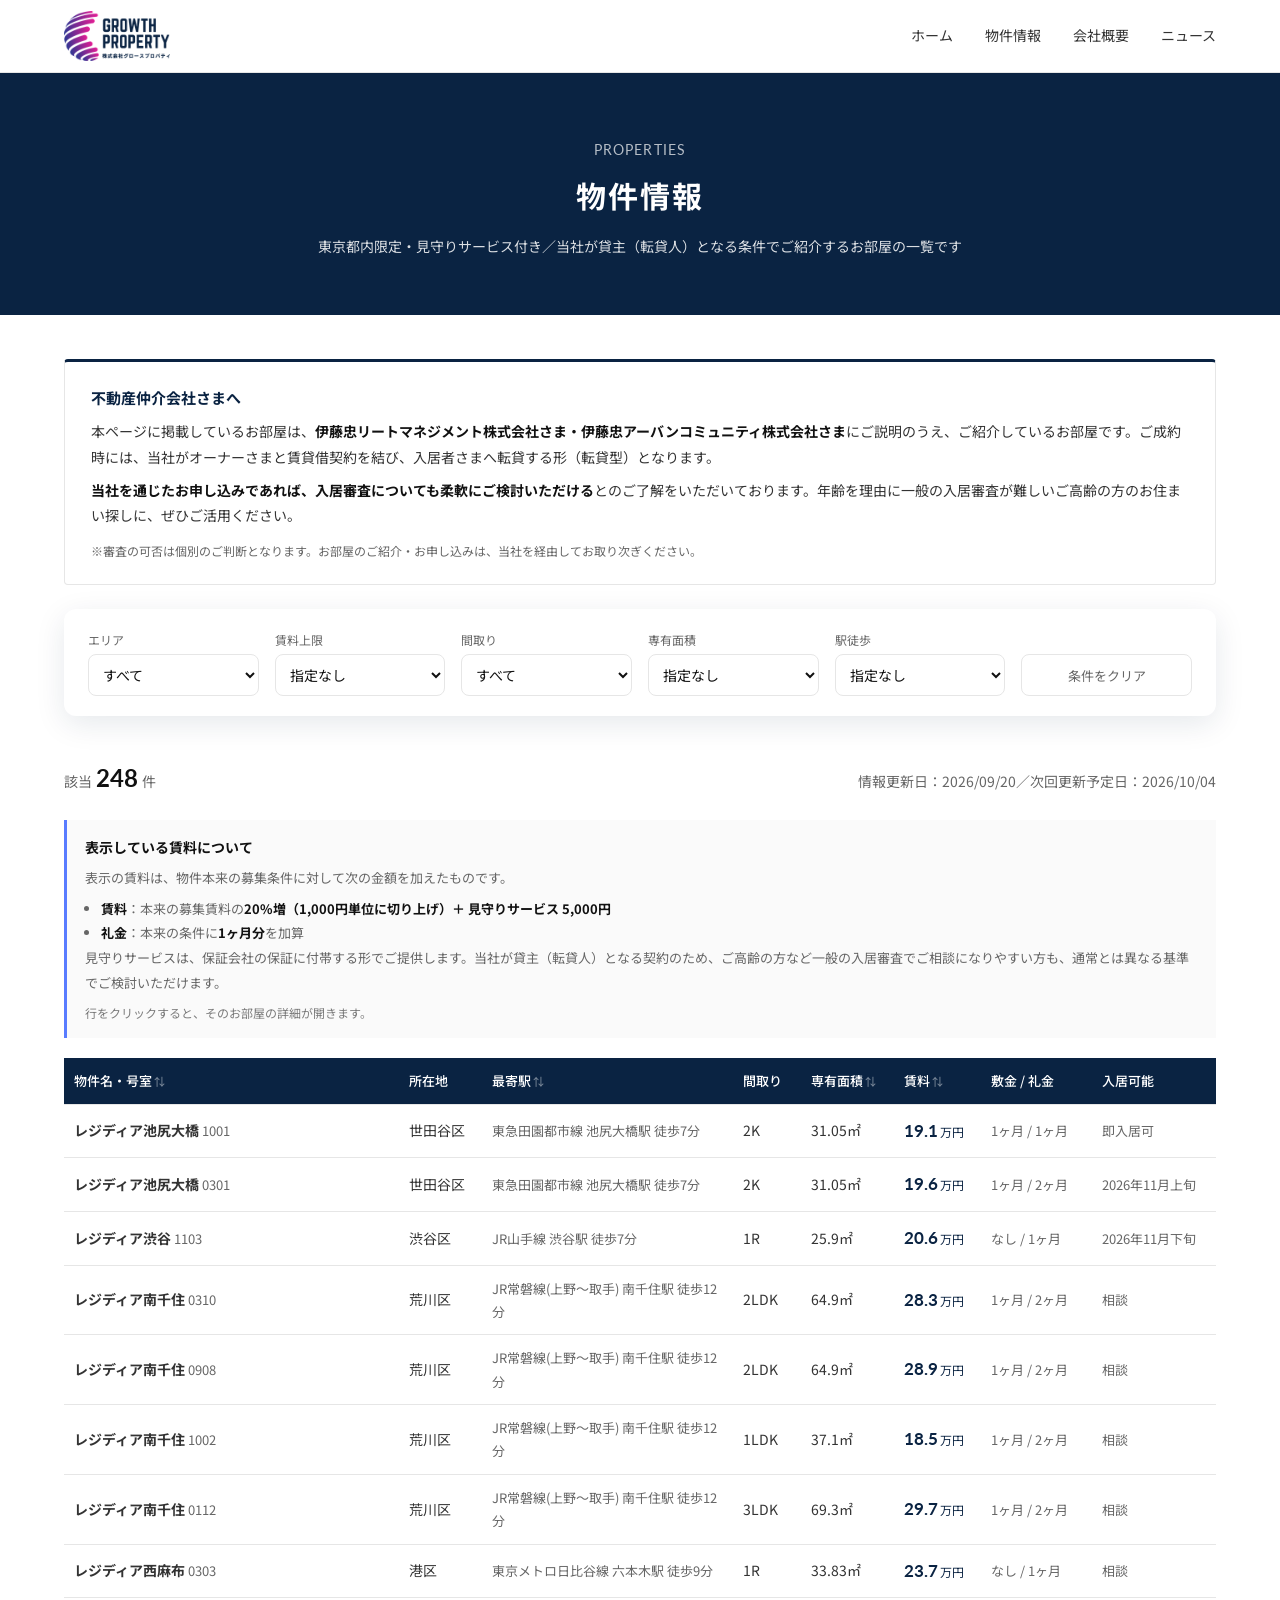
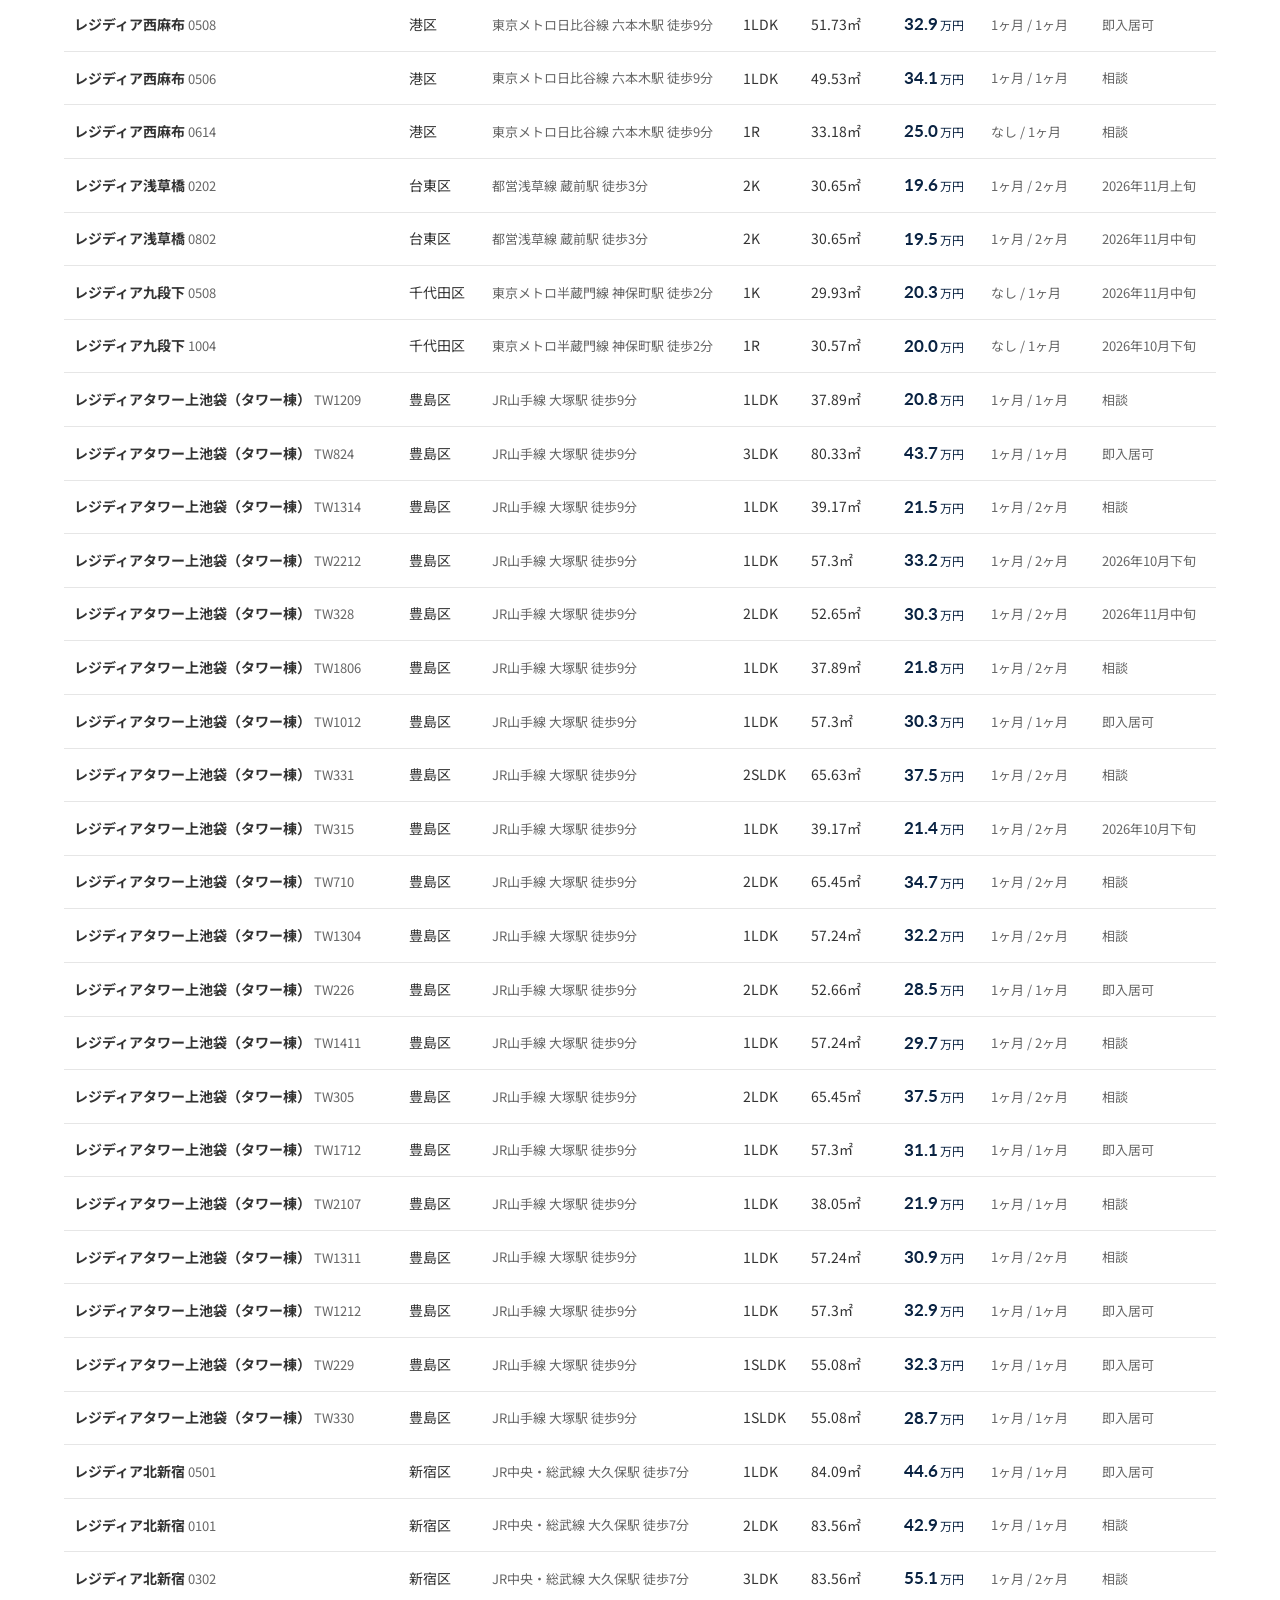
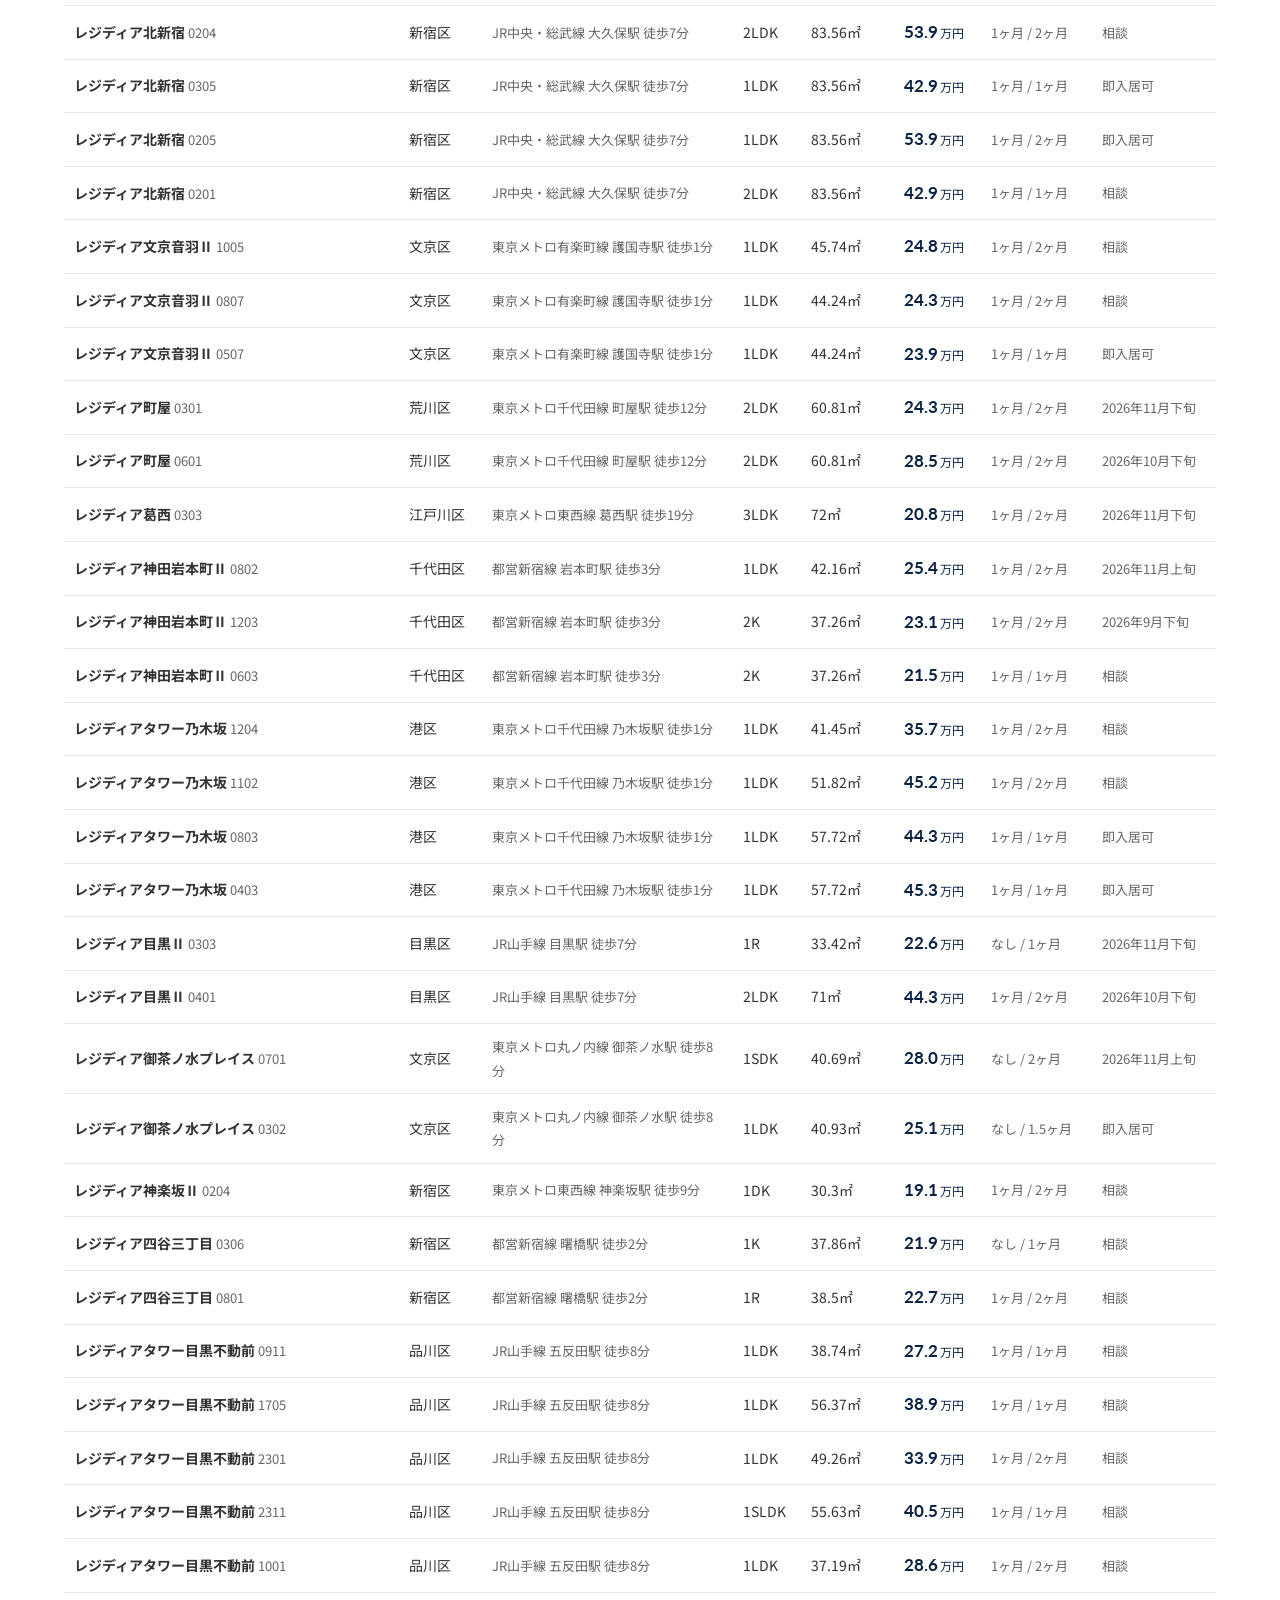
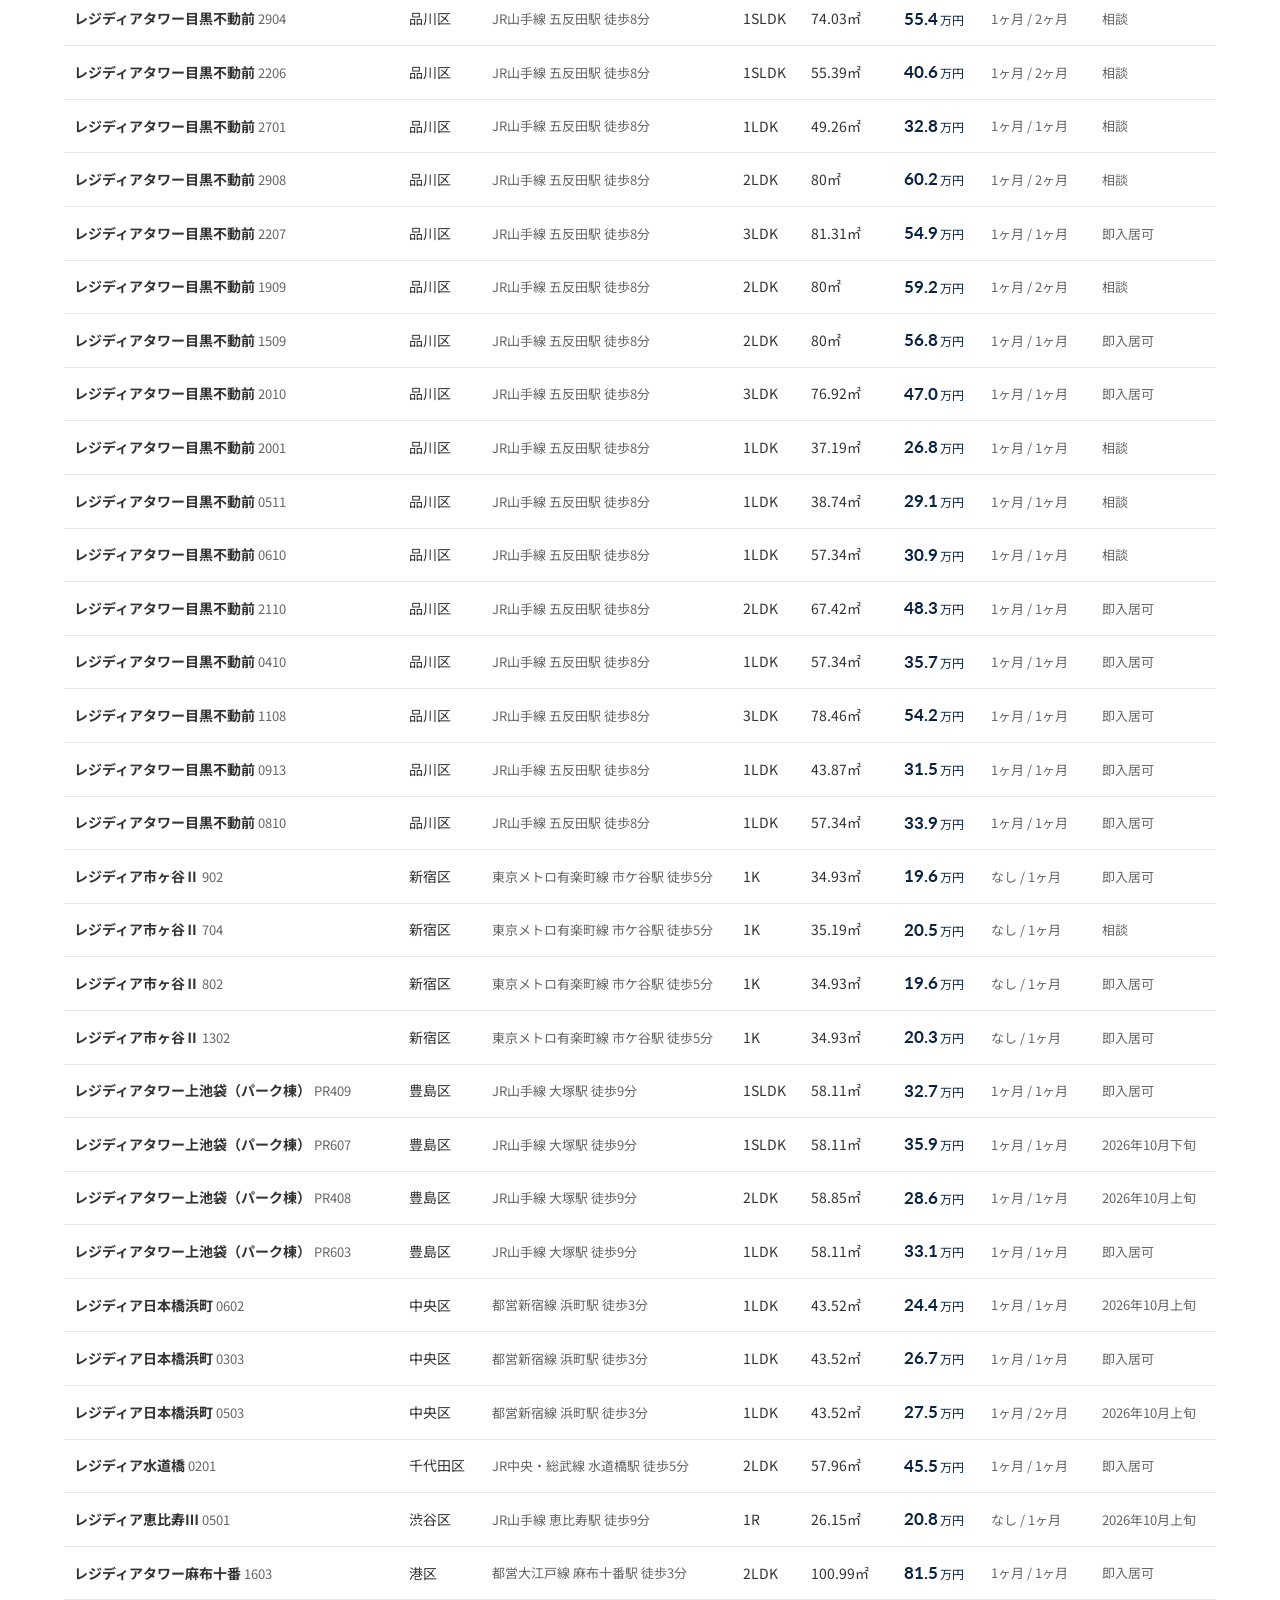
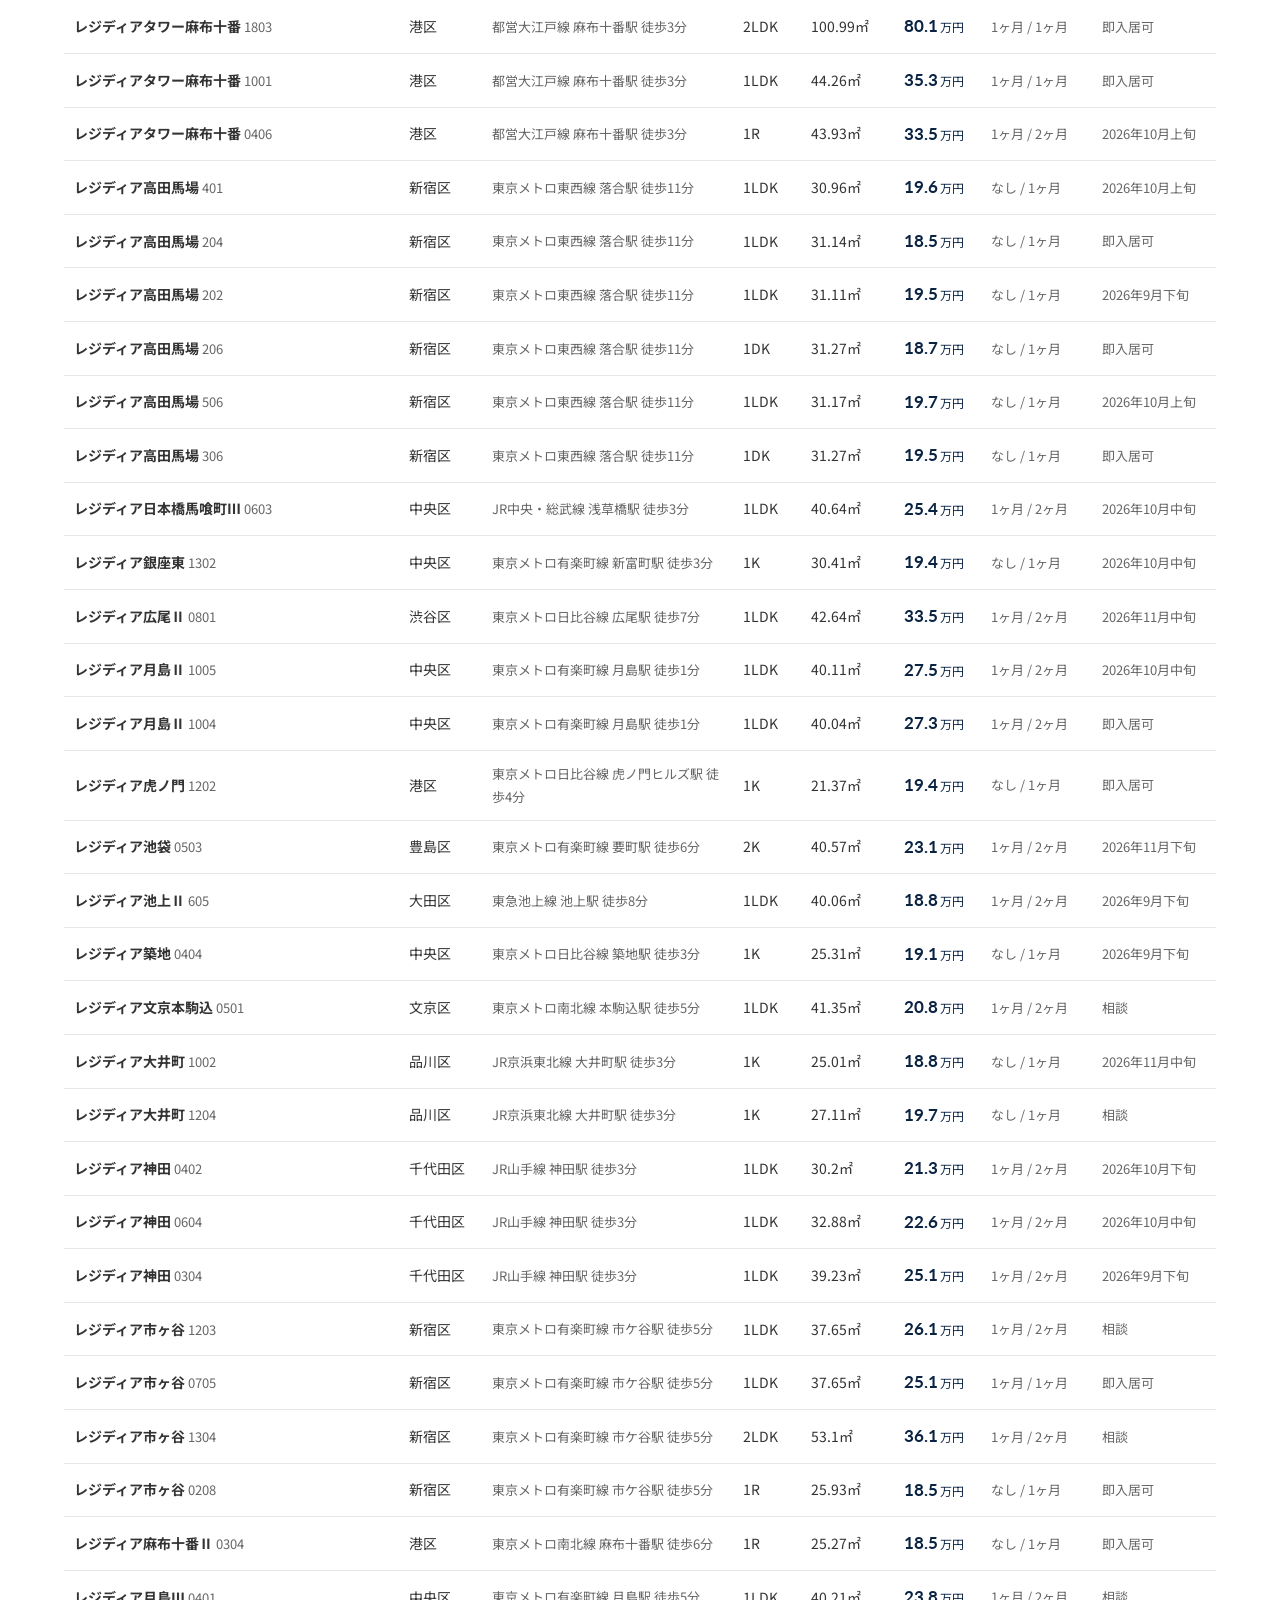
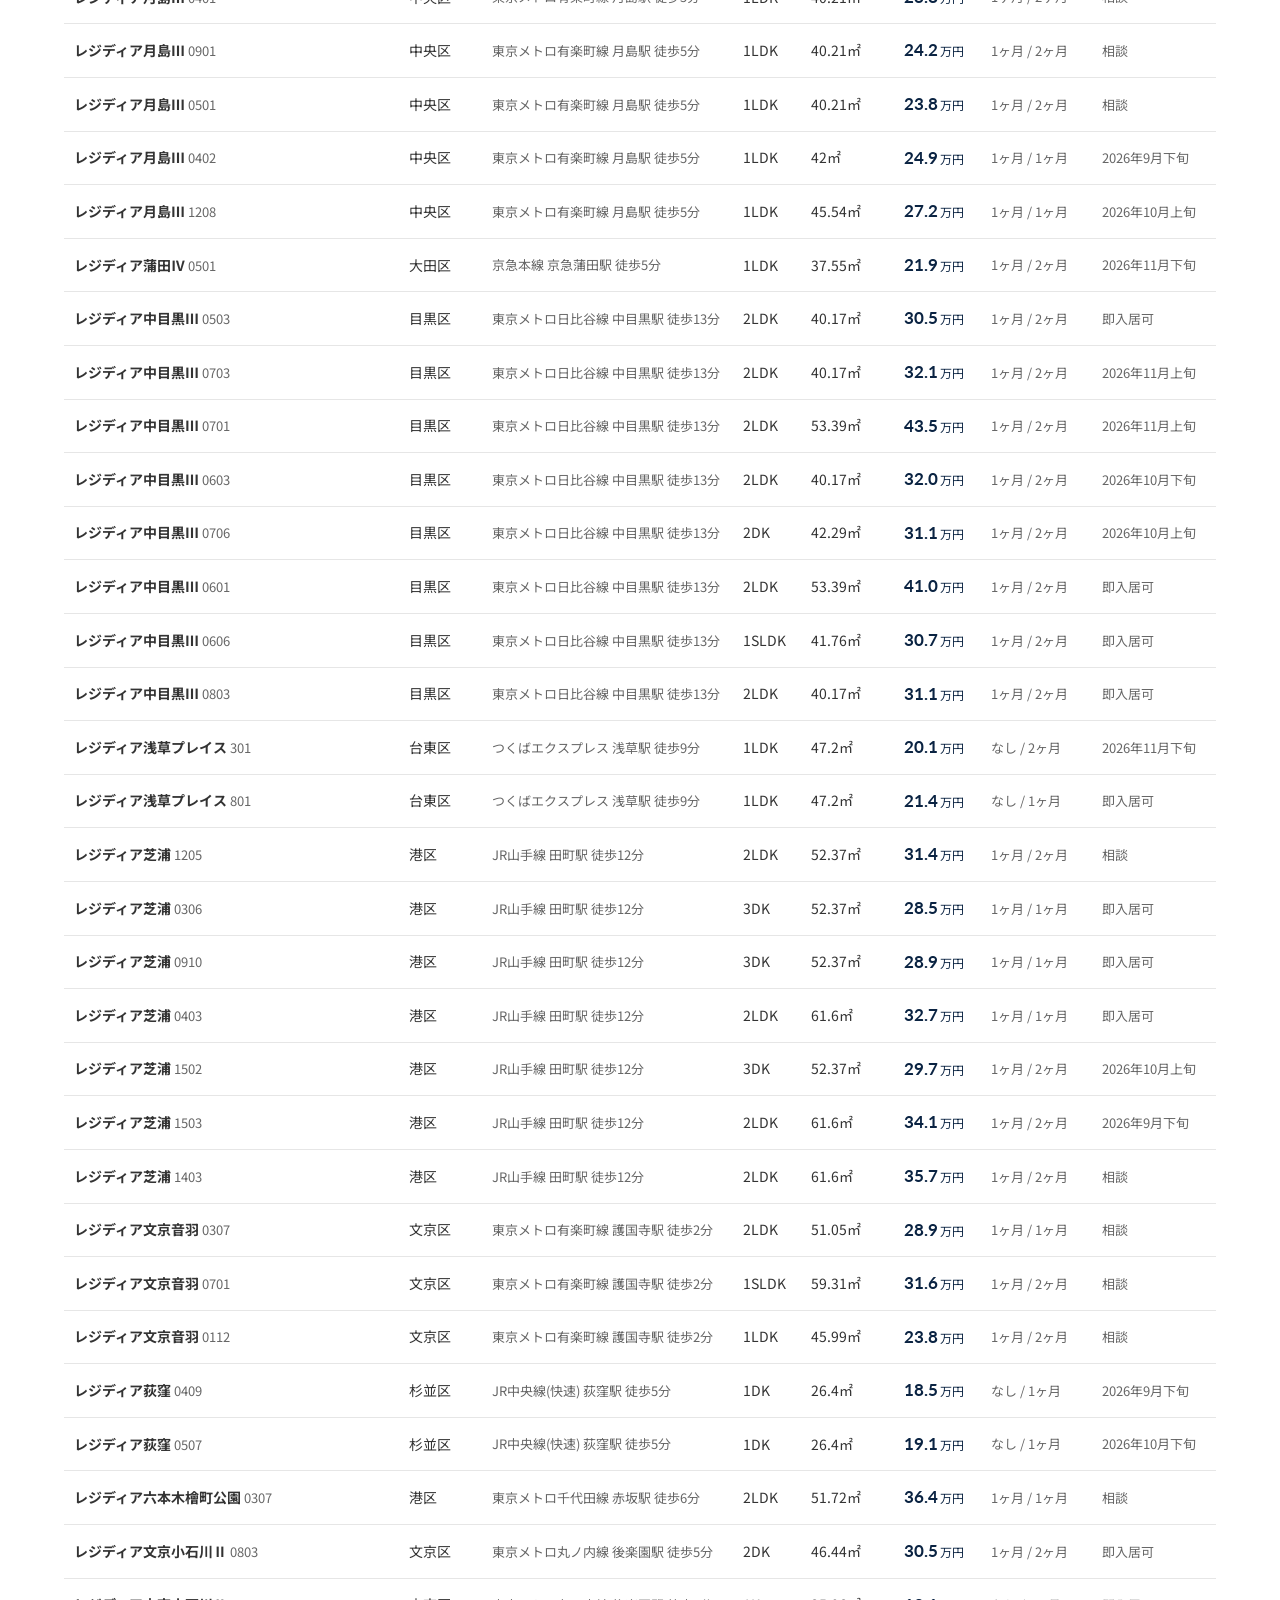
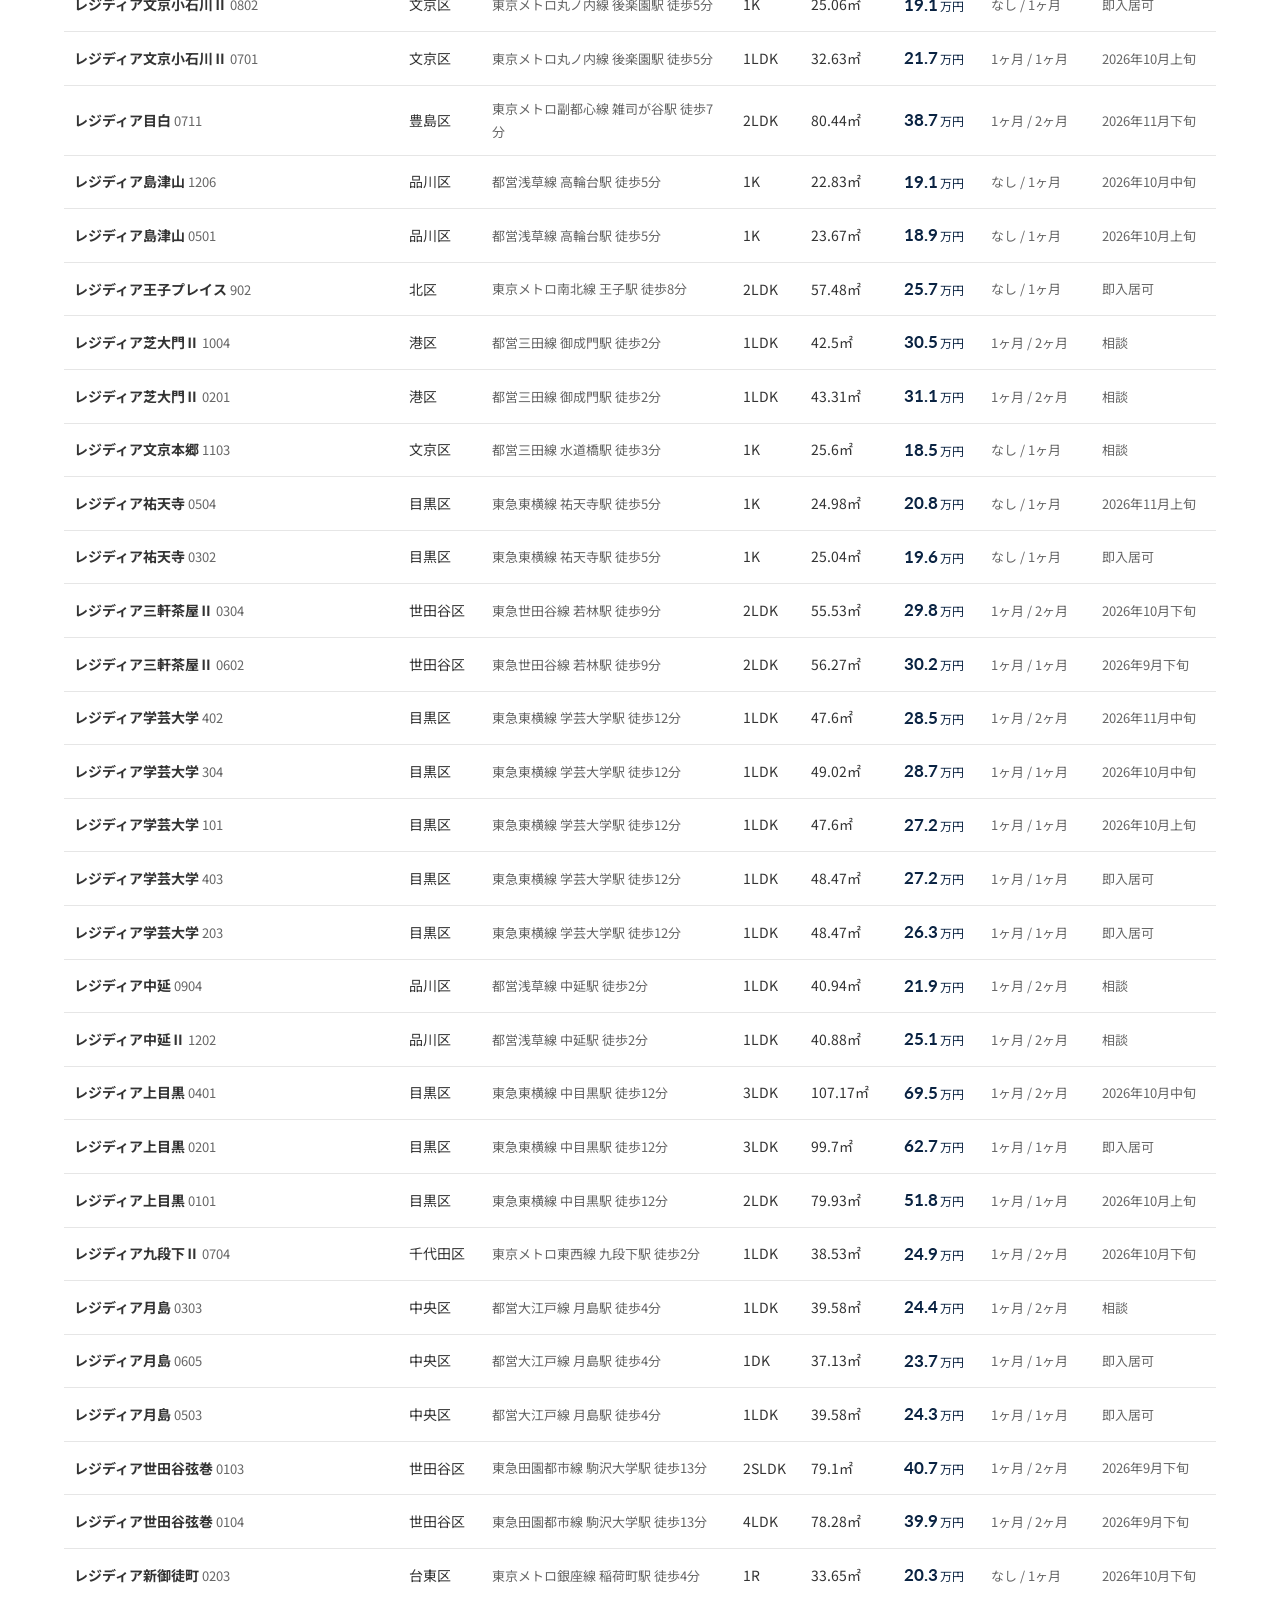
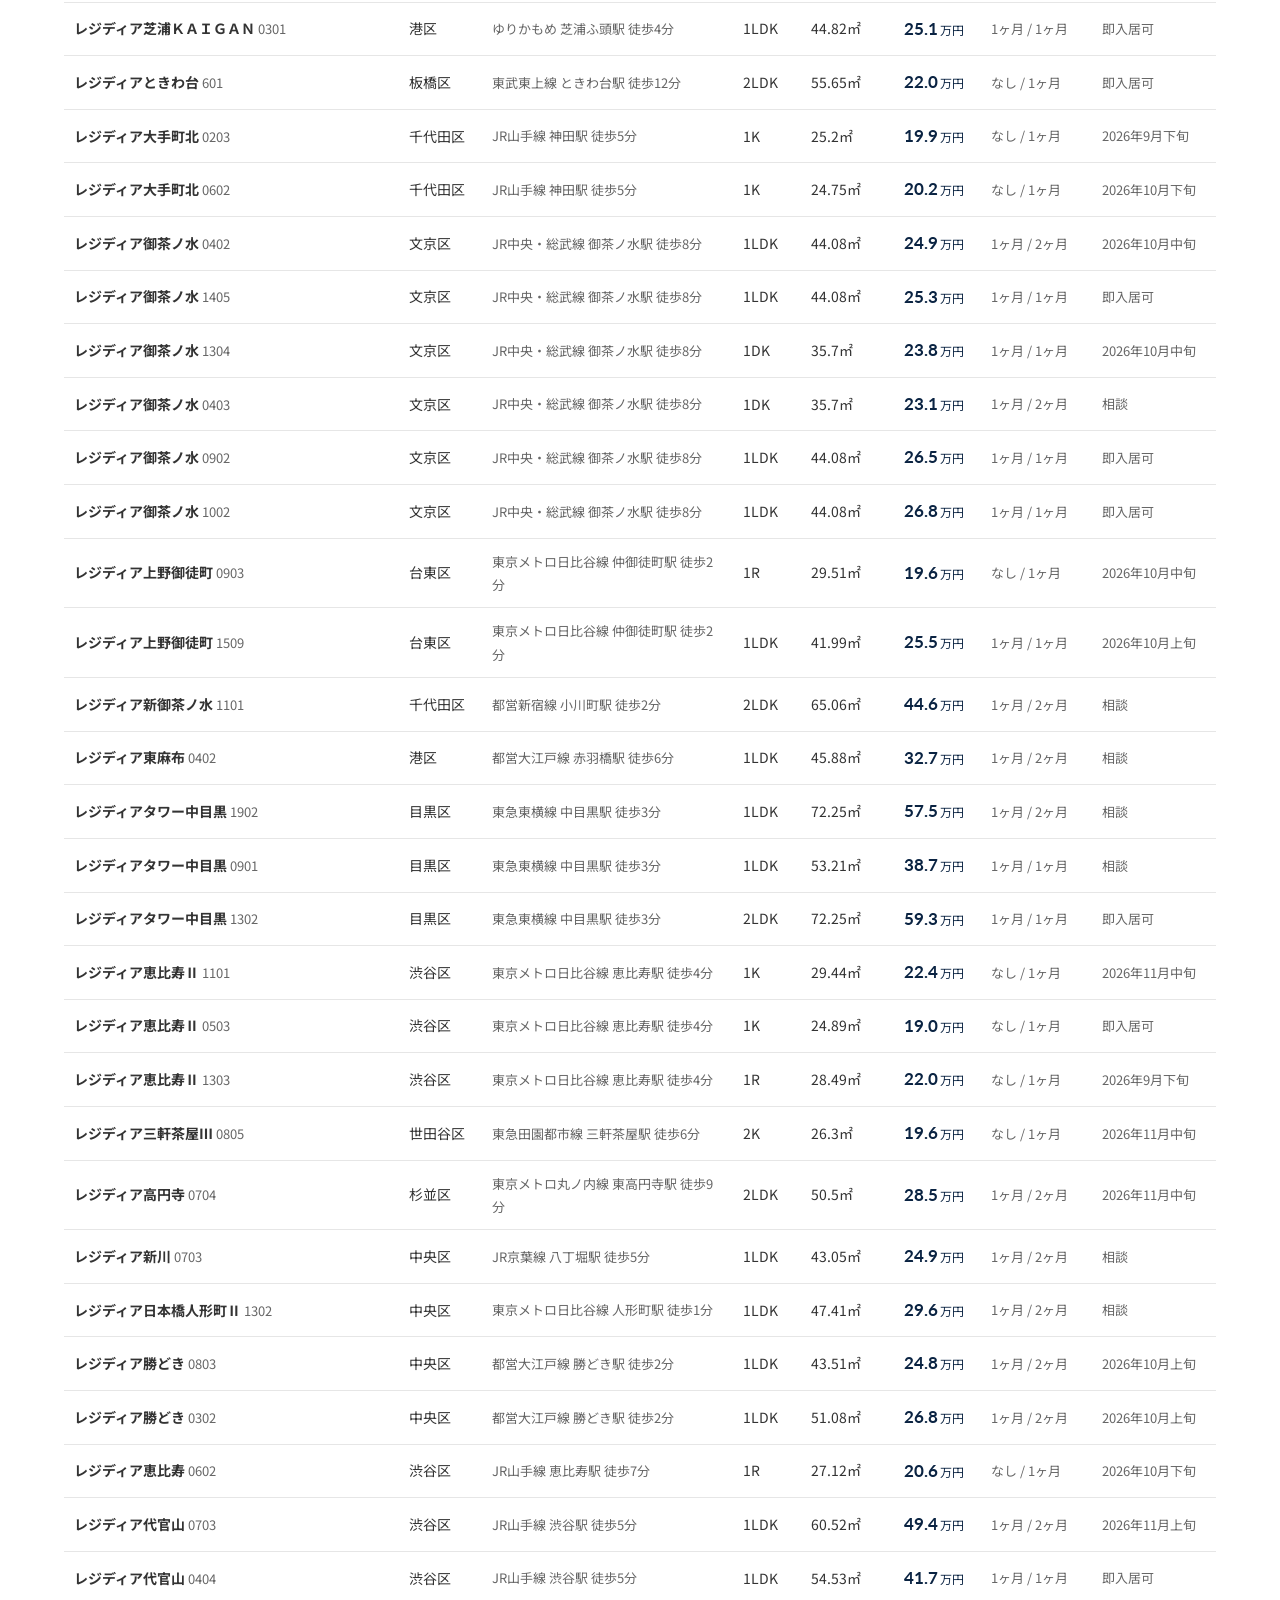
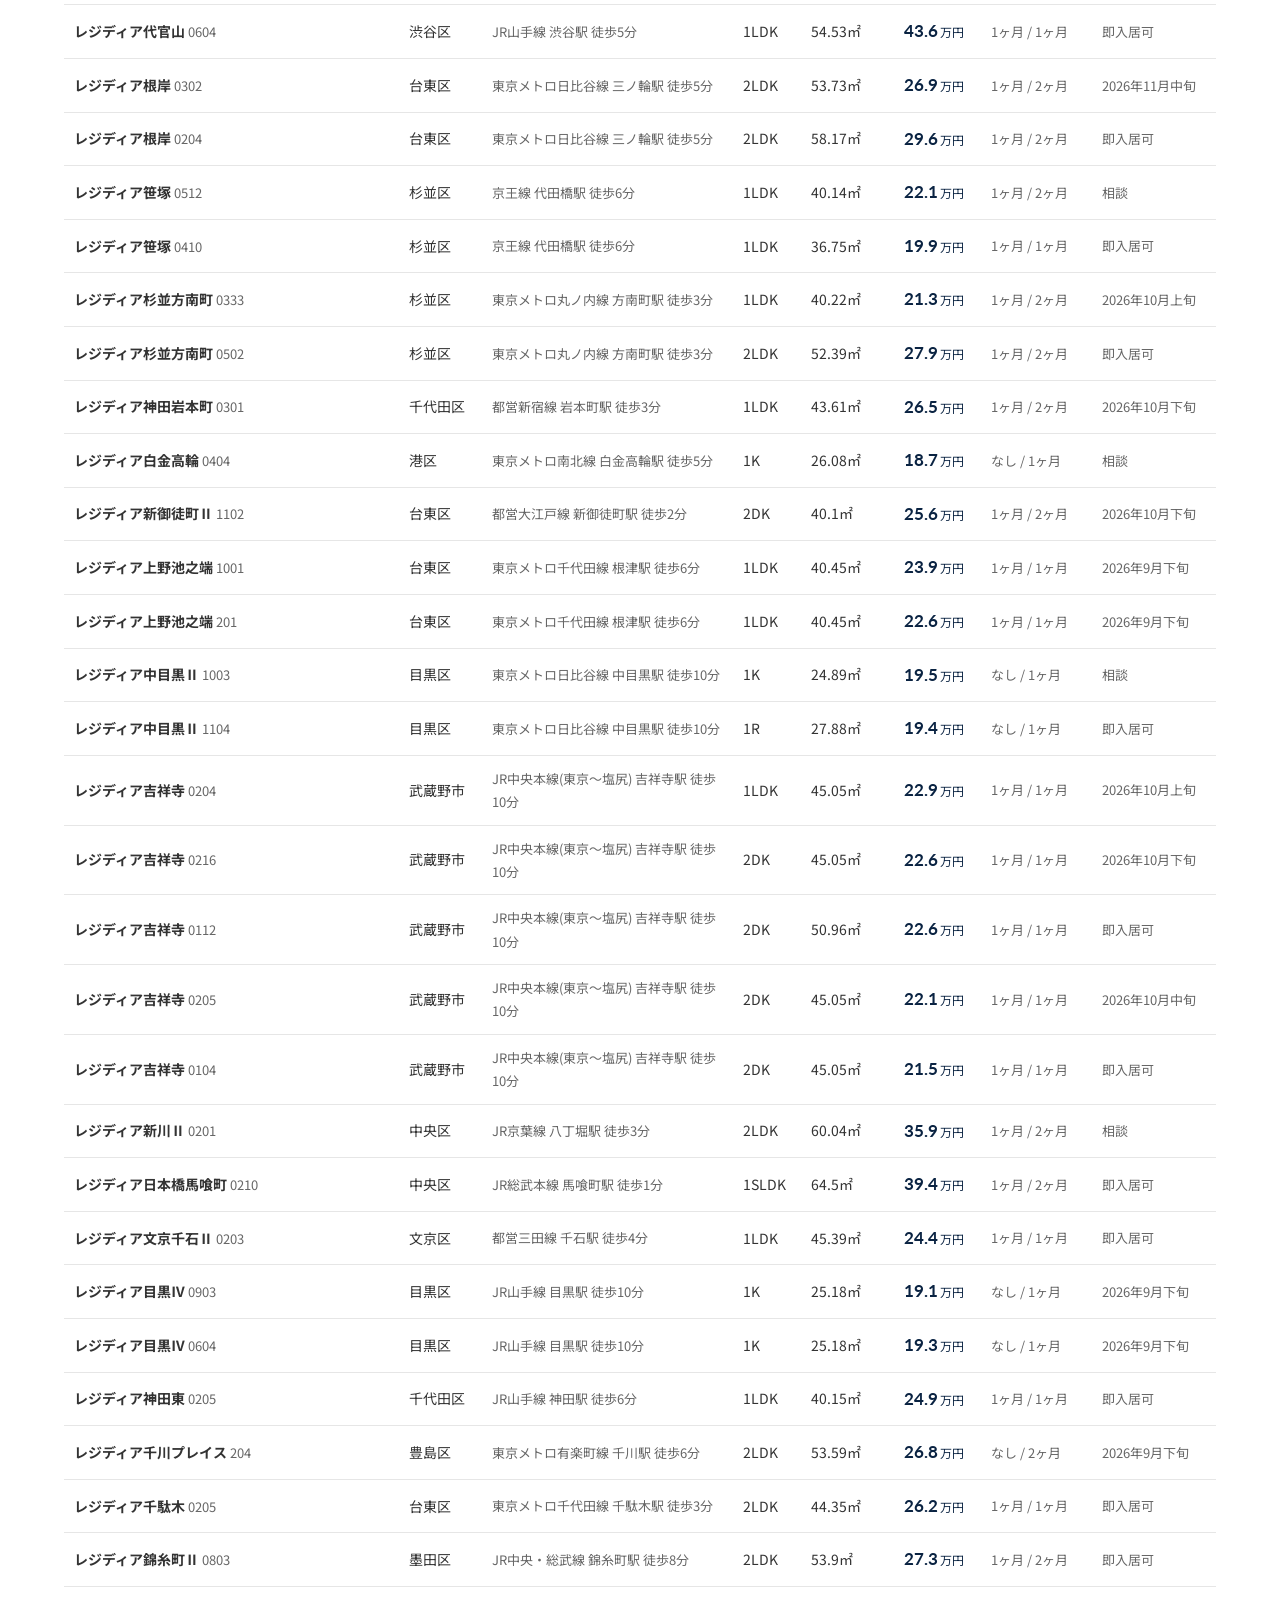
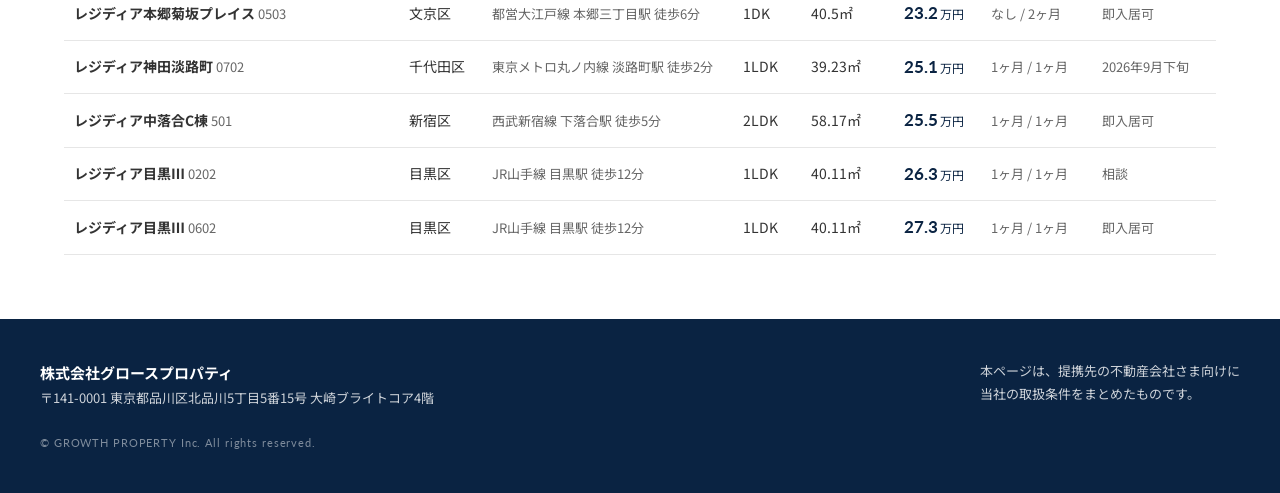
<file: bukken/index.html>
<!doctype html>
<html lang="ja">
<head>
  <meta charset="utf-8">
  <meta name="viewport" content="width=device-width, initial-scale=1">
  <link rel="preconnect" href="https://fonts.googleapis.com">
  <link rel="preconnect" href="https://fonts.gstatic.com" crossorigin>
  <link href="https://fonts.googleapis.com/css2?family=Lato:wght@400;700&family=Noto+Sans+JP:wght@400;500;700&display=swap" rel="stylesheet">
  <link rel="stylesheet" href="assets/style.css?v=20260920122459">
  <meta name="robots" content="noindex, nofollow">
  <title>物件情報｜株式会社グロースプロパティ</title>
  <meta name="description" content="株式会社グロースプロパティが転貸人となってご紹介する、見守りサービス付き賃貸住宅の一覧です。">
</head>
<body>
  <header class="site-header">
    <div class="inner">
      <a class="logo" href="https://growth-property.jp/" aria-label="株式会社グロースプロパティ"><img src="assets/logo.png" alt="GROWTH PROPERTY"></a>
      <nav class="site-nav">
        <a href="https://growth-property.jp/">ホーム</a>
        <a href="./">物件情報</a>
        <a href="https://growth-property.jp/about">会社概要</a>
        <a href="https://growth-property.jp/news">ニュース</a>
      </nav>
    </div>
  </header>
  <section class="page-head">
    <div class="en">PROPERTIES</div>
    <h1>物件情報</h1>
    <p>東京都内限定・見守りサービス付き／当社が貸主（転貸人）となる条件でご紹介するお部屋の一覧です</p>
  </section>
  <main class="container">
    <section class="intro">
      <p class="intro-title">不動産仲介会社さまへ</p>
      <p>本ページに掲載しているお部屋は、<b>伊藤忠リートマネジメント株式会社さま・伊藤忠アーバンコミュニティ株式会社さま</b>にご説明のうえ、ご紹介しているお部屋です。ご成約時には、当社がオーナーさまと賃貸借契約を結び、入居者さまへ転貸する形（転貸型）となります。</p>
      <p><b>当社を通じたお申し込みであれば、入居審査についても柔軟にご検討いただける</b>とのご了解をいただいております。年齢を理由に一般の入居審査が難しいご高齢の方のお住まい探しに、ぜひご活用ください。</p>
      <p class="intro-note">※審査の可否は個別のご判断となります。お部屋のご紹介・お申し込みは、当社を経由してお取り次ぎください。</p>
    </section>
    <div class="filters">
      <div><label for="f-city">エリア</label><select id="f-city"><option value="">すべて</option></select></div>
      <div><label for="f-rent">賃料上限</label><select id="f-rent">
        <option value="">指定なし</option><option value="200000">20万円以下</option><option value="250000">25万円以下</option>
        <option value="300000">30万円以下</option><option value="400000">40万円以下</option><option value="500000">50万円以下</option></select></div>
      <div><label for="f-layout">間取り</label><select id="f-layout">
        <option value="">すべて</option><option value="1">1R〜1LDK</option><option value="2">2K〜2LDK</option><option value="3">3K以上</option></select></div>
      <div><label for="f-area">専有面積</label><select id="f-area">
        <option value="">指定なし</option><option value="25">25㎡以上</option><option value="40">40㎡以上</option><option value="55">55㎡以上</option><option value="70">70㎡以上</option></select></div>
      <div><label for="f-walk">駅徒歩</label><select id="f-walk">
        <option value="">指定なし</option><option value="5">5分以内</option><option value="10">10分以内</option><option value="15">15分以内</option></select></div>
      <div class="reset"><button type="button" id="f-reset">条件をクリア</button></div>
    </div>
    <div class="result-bar">
      <span>該当<strong id="count">-</strong>件</span>
      <span>情報更新日：<span id="updated">-</span>／次回更新予定日：<span id="next-update">-</span></span>
    </div>
    <div class="lead-note">
      <p class="lead-title">表示している賃料について</p>
      <p>表示の賃料は、物件本来の募集条件に対して次の金額を加えたものです。</p>
      <ul>
        <li><b>賃料</b>：本来の募集賃料の<b>20%増（1,000円単位に切り上げ）＋ 見守りサービス 5,000円</b></li>
        <li><b>礼金</b>：本来の条件に<b>1ヶ月分</b>を加算</li>
      </ul>
      <p>見守りサービスは、保証会社の保証に付帯する形でご提供します。当社が貸主（転貸人）となる契約のため、ご高齢の方など一般の入居審査でご相談になりやすい方も、通常とは異なる基準でご検討いただけます。</p>
      <p class="lead-sub">行をクリックすると、そのお部屋の詳細が開きます。</p>
    </div>
    <div class="table-wrap">
      <table class="list-table">
        <thead><tr>
          <th data-key="building">物件名・号室</th>
          <th>所在地</th>
          <th data-key="walk">最寄駅</th>
          <th>間取り</th>
          <th data-key="area">専有面積</th>
          <th data-key="rent">賃料</th>
          <th>敷金 / 礼金</th>
          <th>入居可能</th>
        </tr></thead>
        <tbody id="rows"></tbody>
      </table>
    </div>
  </main>
  <footer class="site-footer">
    <div class="inner">
      <div>
        <b>株式会社グロースプロパティ</b><br>
        〒141-0001 東京都品川区北品川5丁目5番15号 大崎ブライトコア4階
      </div>
      <div>
        本ページは、提携先の不動産会社さま向けに<br>
        当社の取扱条件をまとめたものです。
      </div>
    </div>
    <p class="copy en">&copy; GROWTH PROPERTY Inc. All rights reserved.</p>
  </footer>
  <script src="assets/app.js?v=20260920121931"></script>
  <script>initList();</script>
</body>
</html>
</file>
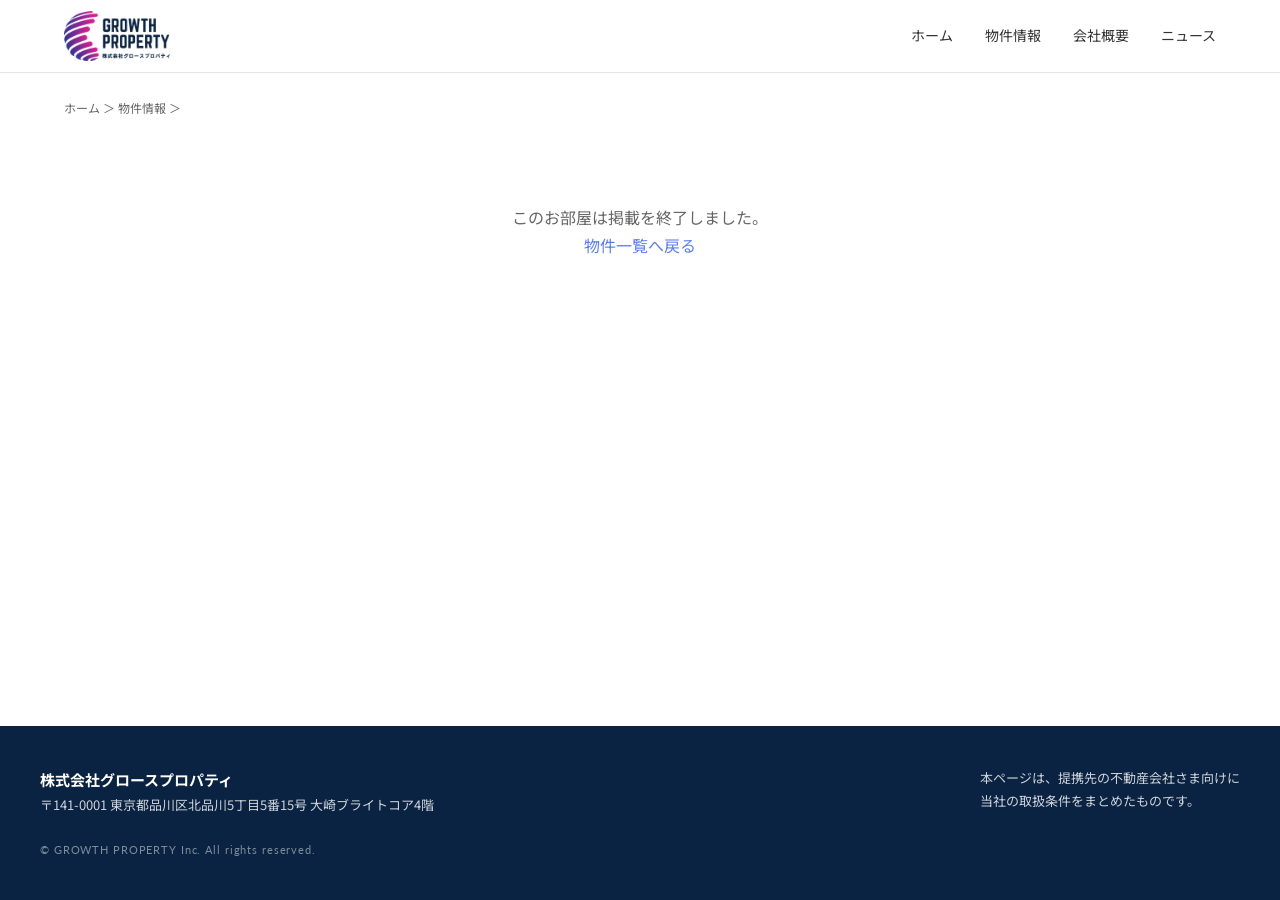
<file: bukken/property.html>
<!doctype html>
<html lang="ja">
<head>
  <meta charset="utf-8">
  <meta name="viewport" content="width=device-width, initial-scale=1">
  <link rel="preconnect" href="https://fonts.googleapis.com">
  <link rel="preconnect" href="https://fonts.gstatic.com" crossorigin>
  <link href="https://fonts.googleapis.com/css2?family=Lato:wght@400;700&family=Noto+Sans+JP:wght@400;500;700&display=swap" rel="stylesheet">
  <link rel="stylesheet" href="assets/style.css?v=20260920122459">
  <title>お部屋の詳細｜株式会社グロースプロパティ</title>
  <meta name="robots" content="noindex">
</head>
<body>
  <header class="site-header">
    <div class="inner">
      <a class="logo" href="https://growth-property.jp/" aria-label="株式会社グロースプロパティ"><img src="assets/logo.png" alt="GROWTH PROPERTY"></a>
      <nav class="site-nav">
        <a href="https://growth-property.jp/">ホーム</a>
        <a href="./">物件情報</a>
        <a href="https://growth-property.jp/about">会社概要</a>
        <a href="https://growth-property.jp/news">ニュース</a>
      </nav>
    </div>
  </header>
  <main class="container">
    <p class="breadcrumb"><a href="https://growth-property.jp/">ホーム</a> ＞ <a href="./">物件情報</a> ＞ <span id="crumb-name"></span></p>
    <div id="detail-root"></div>
  </main>
  <footer class="site-footer">
    <div class="inner">
      <div>
        <b>株式会社グロースプロパティ</b><br>
        〒141-0001 東京都品川区北品川5丁目5番15号 大崎ブライトコア4階
      </div>
      <div>
        本ページは、提携先の不動産会社さま向けに<br>
        当社の取扱条件をまとめたものです。
      </div>
    </div>
    <p class="copy en">&copy; GROWTH PROPERTY Inc. All rights reserved.</p>
  </footer>
  <script src="assets/app.js?v=20260920121931"></script>
  <script>initDetail();</script>
</body>
</html>
</file>
<file: bukken/assets/style.css>
:root {
  --navy: #0a2342;
  --blue: #597cff;
  --text: #333;
  --text-strong: #111;
  --muted: #666;
  --line: #e6e6e6;
  --bg-soft: #fafafa;
  --orange: #d9822b;
}
* { box-sizing: border-box; margin: 0; padding: 0; }
html { scroll-behavior: smooth; }
body {
  font-family: "Noto Sans JP", sans-serif;
  color: var(--text);
  background: #fff;
  line-height: 1.8;
  -webkit-font-smoothing: antialiased;
  min-height: 100vh; display: flex; flex-direction: column;
}
main { flex: 1; width: 100%; }
a { color: inherit; text-decoration: none; }
img { display: block; max-width: 100%; }
.en { font-family: "Lato", sans-serif; letter-spacing: .08em; }

/* header */
.site-header {
  position: sticky; top: 0; z-index: 20;
  background: #fff;
  border-bottom: 1px solid var(--line);
}
.site-header .inner {
  max-width: 1200px; margin: 0 auto; height: 72px; padding: 0 24px;
  display: flex; align-items: center; justify-content: space-between;
}
.logo { display: block; }
.logo img { height: 50px; width: auto; }
.site-nav { display: flex; gap: 32px; align-items: center; font-size: 14px; }
.site-nav a:hover { color: var(--blue); }
.btn-contact {
  background: var(--navy); color: #fff; padding: 10px 22px; border-radius: 999px; font-size: 14px;
}
.btn-contact:hover { opacity: .85; color: #fff !important; }

/* page title */
.page-head { background: var(--navy); color: #fff; padding: 64px 24px 56px; text-align: center; }
.page-head .en { font-size: 14px; opacity: .7; }
.page-head h1 { font-size: 30px; font-weight: 700; letter-spacing: .06em; margin-top: 6px; }
.page-head p { font-size: 14px; opacity: .85; margin-top: 12px; }

.container { max-width: 1200px; margin: 0 auto; padding: 0 24px; }

/* intro */
.intro { border: 1px solid var(--line); border-top: 3px solid var(--navy); border-radius: 4px; padding: 22px 26px; margin-top: 44px; font-size: 14px; }
.intro p + p { margin-top: 8px; }
.intro .intro-title { font-size: 15px; font-weight: 700; color: var(--navy); margin-bottom: 4px; }
.intro b { color: var(--text-strong); }
.intro .intro-note { font-size: 12px; color: var(--muted); margin-top: 12px; }

/* filters */
.filters {
  margin: 24px auto 0; position: relative; z-index: 2;
  background: #fff; border-radius: 12px; box-shadow: 0 8px 30px rgba(10,35,66,.1);
  padding: 20px 24px; display: grid; gap: 16px;
  grid-template-columns: repeat(6, 1fr);
}
.filters label { display: block; font-size: 12px; color: var(--muted); margin-bottom: 4px; }
.filters select {
  width: 100%; height: 42px; border: 1px solid var(--line); border-radius: 8px;
  padding: 0 10px; font: inherit; font-size: 14px; color: var(--text-strong); background: #fff;
}
.result-bar {
  display: flex; justify-content: space-between; align-items: baseline;
  margin: 40px 0 20px; font-size: 14px; color: var(--muted);
}
.result-bar strong { font-size: 24px; color: var(--text-strong); font-family: "Lato", sans-serif; margin: 0 4px; }

/* list table */
.lead-note { font-size: 13px; color: var(--muted); background: var(--bg-soft); border-left: 3px solid var(--blue); padding: 14px 18px; margin-bottom: 20px; line-height: 1.9; }
.lead-note p + p, .lead-note ul { margin-top: 6px; }
.lead-note .lead-title { font-size: 14px; font-weight: 700; color: var(--text-strong); }
.lead-note ul { padding-left: 1.2em; }
.lead-note li { list-style: disc; }
.lead-note .lead-sub { font-size: 12px; opacity: .85; }
.lead-note b { color: var(--text-strong); }
.table-wrap { margin-bottom: 64px; }
.list-table { width: 100%; border-collapse: collapse; font-size: 14px; white-space: nowrap; }
.list-table th, .list-table td { padding: 11px 10px; text-align: left; border-bottom: 1px solid var(--line); }
.list-table td.sub, .list-table td:first-child { white-space: normal; }
.list-table th:nth-child(3), .list-table td:nth-child(3) { max-width: 230px; }
.list-table td:first-child { min-width: 160px; }
.list-table thead th {
  background: var(--navy); color: #fff; font-weight: 500; font-size: 13px; position: sticky; top: 72px; z-index: 5;
}
.list-table thead th[data-key] { cursor: pointer; }
.list-table thead th[data-key]:hover { background: #143055; }
.list-table thead th[data-key]::after { content: " ⇅"; opacity: .45; font-size: 11px; }
.list-table thead th.sorted[data-dir="asc"]::after { content: " ↑"; opacity: 1; }
.list-table thead th.sorted[data-dir="desc"]::after { content: " ↓"; opacity: 1; }
.list-table tbody tr { cursor: pointer; }
.list-table tbody tr:hover { background: #f5f8ff; }
.list-table td.sub { color: var(--muted); font-size: 13px; }
.list-table td.rent { font-family: "Lato", sans-serif; font-weight: 700; font-size: 17px; color: var(--navy); }
.list-table td.rent small { font-family: "Noto Sans JP", sans-serif; font-size: 12px; font-weight: 400; margin-left: 2px; }
.list-table .room { color: var(--muted); font-size: 13px; }
.empty { text-align: center; padding: 60px 0; color: var(--muted); }
.filters .reset { display: flex; align-items: flex-end; }
.filters .reset button {
  width: 100%; height: 42px; border: 1px solid var(--line); border-radius: 8px; background: #fff;
  font: inherit; font-size: 13px; color: var(--muted); cursor: pointer;
}
.filters .reset button:hover { border-color: var(--navy); color: var(--navy); }

/* detail */
.breadcrumb { font-size: 12px; color: var(--muted); margin: 24px 0; }
.breadcrumb a:hover { color: var(--blue); }
.detail { display: grid; grid-template-columns: 1.3fr 1fr; gap: 48px; margin: 8px 0 56px; align-items: start; }
.gallery .main { aspect-ratio: 4 / 3; border-radius: 12px; overflow: hidden; background: #eee; position: relative; }
.gallery .main img { position: absolute; inset: 0; width: 100%; height: 100%; object-fit: cover; }
.gallery .thumbs { display: grid; grid-template-columns: repeat(5, 1fr); gap: 8px; margin-top: 8px; }
.gallery .thumbs button { border: 2px solid transparent; border-radius: 6px; overflow: hidden; cursor: pointer; aspect-ratio: 4/3; padding: 0; background: #eee; }
.gallery .thumbs button.active { border-color: var(--blue); }
.gallery .thumbs img { width: 100%; height: 100%; object-fit: cover; }
.summary .status-line { display: flex; gap: 8px; align-items: center; font-size: 12px; color: var(--muted); }
.summary .status-line .pill { position: static; }
.summary h1 { font-size: 24px; color: var(--text-strong); margin: 8px 0 4px; line-height: 1.5; }
.summary .addr { font-size: 14px; color: var(--muted); }
.summary .rent { font-family: "Lato", sans-serif; font-size: 38px; font-weight: 700; color: var(--navy); margin-top: 16px; line-height: 1.2; }
.summary .rent small { font-family: "Noto Sans JP", sans-serif; font-size: 14px; font-weight: 400; color: var(--muted); margin-left: 6px; }
.summary .quick { display: grid; grid-template-columns: repeat(3, 1fr); border: 1px solid var(--line); border-radius: 8px; margin: 20px 0; }
.summary .quick div { padding: 12px; text-align: center; font-size: 12px; color: var(--muted); }
.summary .quick div + div { border-left: 1px solid var(--line); }
.summary .quick b { display: block; font-size: 16px; color: var(--text-strong); }
.summary .comment { font-size: 14px; margin-bottom: 20px; }
.cta { background: var(--bg-soft); border-radius: 12px; padding: 20px 22px; }
.cta-list { font-size: 13px; padding-left: 1.2em; margin: 4px 0 10px; }
.cta-list li { list-style: disc; margin-bottom: 4px; }
.cta-list b { color: var(--text-strong); }
.cta .btn-contact { display: block; padding: 14px; font-size: 15px; font-weight: 700; }
.cta-lead { font-size: 14px; font-weight: 700; color: var(--text-strong); margin-bottom: 6px; }
.cta .tel { margin-top: 12px; font-size: 13px; color: var(--muted); }
.cta .tel span { display: block; font-size: 12px; }
.note-inline { font-size: 12px; color: var(--muted); margin-left: 6px; }
.cta .tel b { font-family: "Lato", sans-serif; font-size: 20px; color: var(--text-strong); display: block; }
.cta .note { font-size: 12px; color: var(--muted); margin-top: 8px; }

.section-title { font-size: 18px; font-weight: 700; color: var(--text-strong); border-left: 4px solid var(--navy); padding-left: 12px; margin: 0 0 16px; }
.spec-table { width: 100%; border-collapse: collapse; font-size: 14px; margin-bottom: 40px; }
.spec-table th, .spec-table td { border-top: 1px solid var(--line); padding: 12px 14px; text-align: left; vertical-align: top; }
.spec-table tr:last-child th, .spec-table tr:last-child td { border-bottom: 1px solid var(--line); }
.spec-table th { width: 18%; background: var(--bg-soft); font-weight: 500; color: var(--muted); white-space: nowrap; }
.spec-table td { width: 32%; color: var(--text-strong); }
.update-note { font-size: 12px; color: var(--muted); margin: -24px 0 64px; }

/* footer */
.site-footer { background: var(--navy); color: rgba(255,255,255,.8); font-size: 13px; padding: 40px 24px; }
.site-footer .inner { max-width: 1200px; margin: 0 auto; display: flex; justify-content: space-between; gap: 24px; flex-wrap: wrap; }
.site-footer b { color: #fff; font-size: 15px; }
.site-footer .copy { max-width: 1200px; margin: 24px auto 0; font-size: 11px; opacity: .6; }
.todo { background: #fff3a0; color: #333; padding: 0 4px; }

@media (max-width: 960px) {
  .table-wrap { overflow-x: auto; }
  .list-table thead th { position: static; }
  .filters { grid-template-columns: repeat(3, 1fr); }
  .detail { grid-template-columns: 1fr; gap: 32px; }
}
@media (max-width: 640px) {
  .site-header .inner { padding: 0 16px; height: 60px; }
  .site-nav { gap: 18px; font-size: 13px; }
  .logo img { height: 42px; }
  .container { padding: 0 16px; }
  .page-head { padding: 44px 16px 48px; }
  .page-head h1 { font-size: 24px; }
  .filters { grid-template-columns: 1fr 1fr; padding: 16px; }
  .table-wrap { overflow-x: visible; }
  .grid { grid-template-columns: 1fr; }
  .list-table, .list-table tbody, .list-table tr, .list-table td { display: block; width: 100%; white-space: normal; }
  .list-table thead { display: none; }
  .list-table tbody tr { border: 1px solid var(--line); border-radius: 10px; margin-bottom: 12px; padding: 6px 4px; }
  .list-table tbody td { border: none; display: flex; justify-content: space-between; gap: 16px; padding: 6px 12px; }
  .list-table tbody td::before { content: attr(data-l); color: var(--muted); font-size: 12px; flex: none; }
  .list-table tbody td > span { text-align: right; }
  .list-table td.rent { font-size: 20px; }
  .spec-table th, .spec-table td { display: block; width: 100%; }
  .spec-table th { border-bottom: none; }
  .summary .rent { font-size: 32px; }
}

/* 埋め込み表示（Studioのページ内に置くとき） */
.embed .site-header, .embed .site-footer, .embed .page-head, .embed .breadcrumb { display: none; }
.embed body { background: transparent; }
.embed .filters { margin-top: 24px; box-shadow: none; border: 1px solid var(--line); }
.embed .list-table thead th { top: 0; }
.embed .container { padding: 0 8px; }
.back-link { font-size: 13px; margin: 20px 0 0; }
.back-link a { color: var(--blue); }
.back-link a:hover { text-decoration: underline; }
</file>
